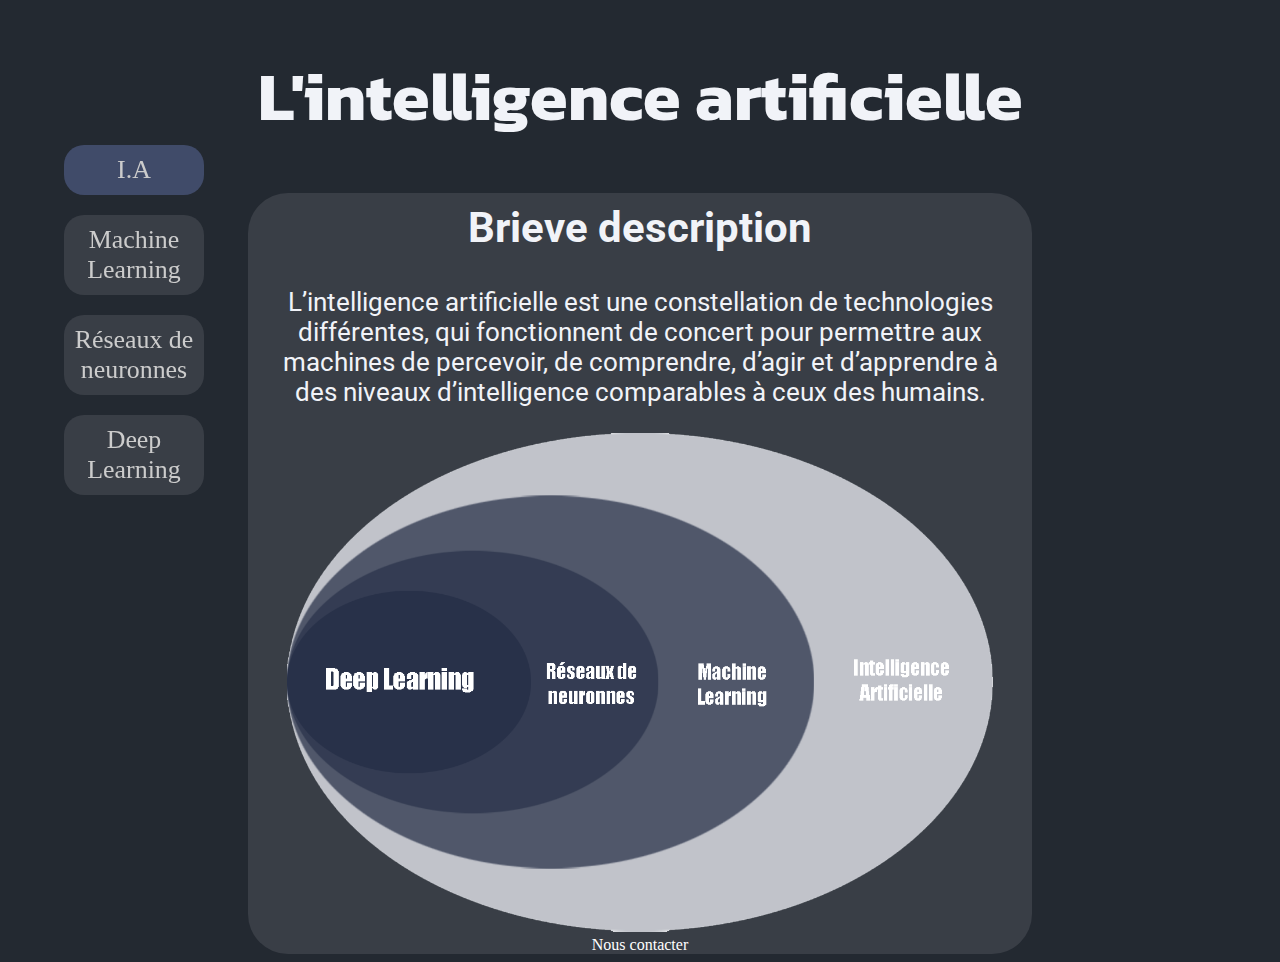
<file: Site IA/index.html>
<!DOCTYPE html>
<html>
<head>
	<meta charset="utf-8">
	<title>L'intelligence artificielle</title>
	<link rel="stylesheet" type="text/css" href="style.css">
</head>
<body>
	<div class="navbar">
		<ul>
  			<li class="active"><a href="#">I.A</a></li>
  			<li><a href="./machine learning/index.html">Machine Learning</a></li>
  			<li><a href="./reseaux de neuronnes/index.html">Réseaux de neuronnes</a></li>
  			<li><a href="./deep learning/index.html">Deep Learning</a></li>
		</ul>
	</div>
	<h1 class="titre">L'intelligence artificielle</h1>
	<div class="vbody">
		<h2 class="vbody-title">Brieve description</h2>
		<p>L’intelligence artificielle est une constellation de technologies différentes, qui fonctionnent de concert pour permettre aux machines de percevoir, de comprendre, d’agir et d’apprendre à des niveaux d’intelligence comparables à ceux des humains.</p>
		<img class="domains-img" src="img/domain.png">
		<a href="mailto:name@AI.com">Nous contacter</a>
	</div>
</body>
</html>
</file>
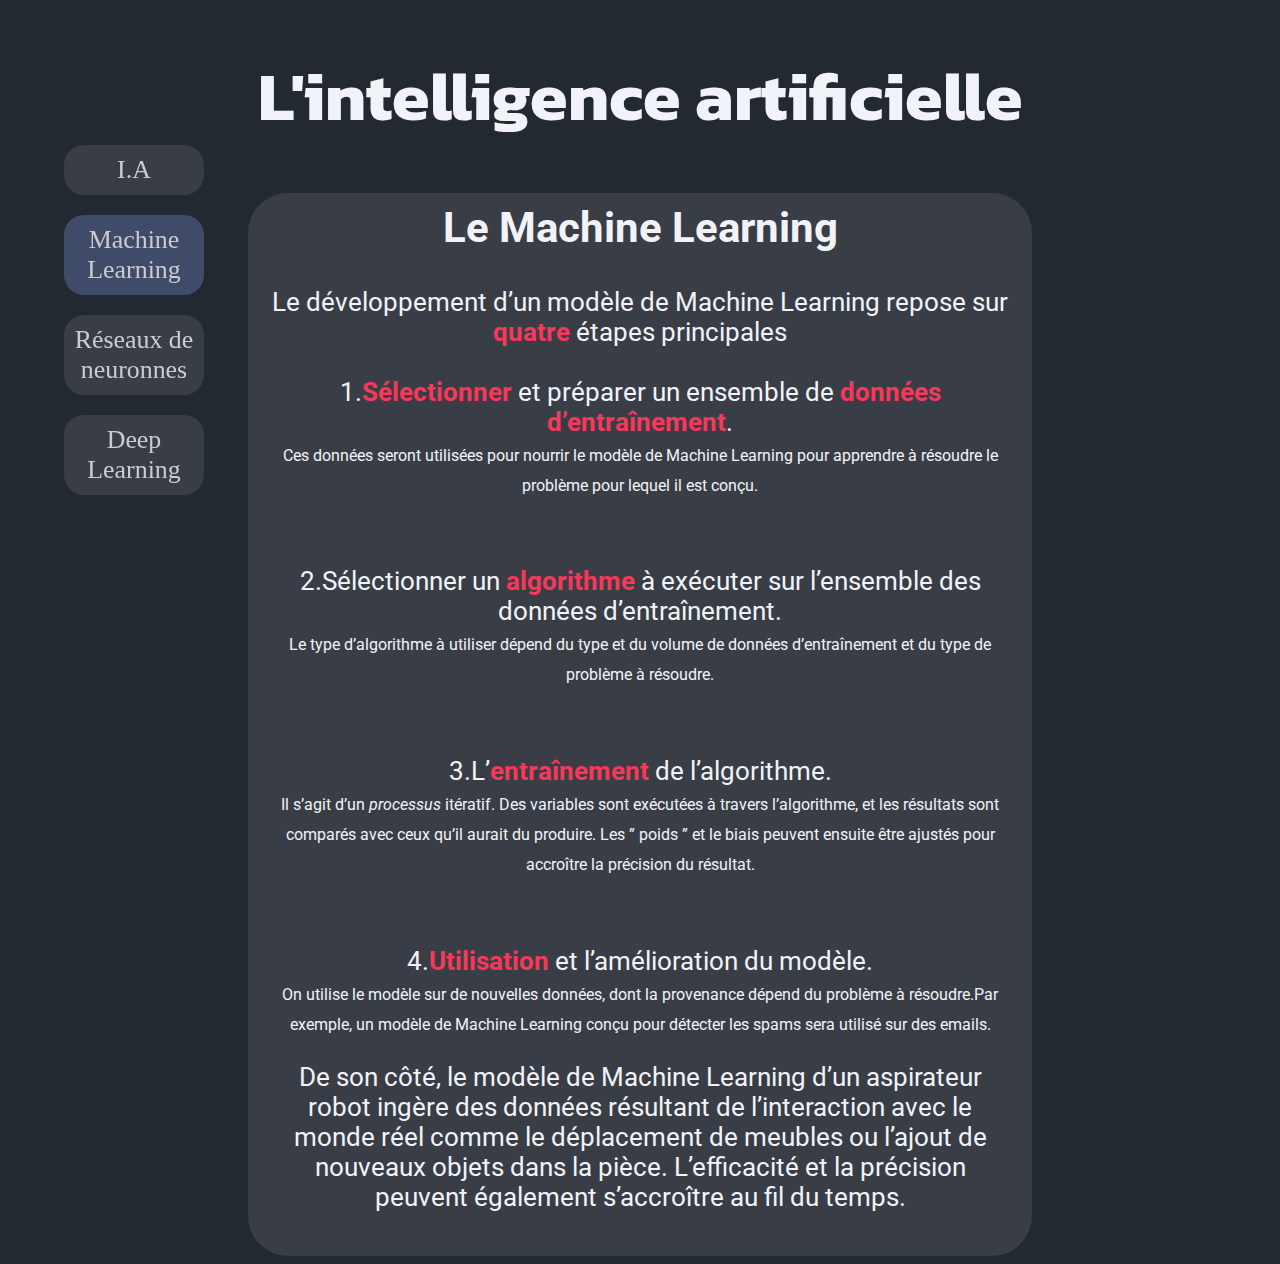
<file: Site IA/machine learning/index.html>
<!DOCTYPE html>
<html>
<head>
	<meta charset="utf-8">
	<title>L'intelligence artificielle</title>
	<link rel="stylesheet" type="text/css" href="style.css">
</head>
<body>
	<div class="navbar">
		<ul>
  			<li><a href="../index.html">I.A</a></li>
  			<li class="active"><a href="#">Machine Learning</a></li>
  			<li><a href="../reseaux de neuronnes/index.html">Réseaux de neuronnes</a></li>
  			<li><a href="../deep learning/index.html">Deep Learning</a></li>
		</ul>
	</div>
	<h1 class="titre">L'intelligence artificielle</h1>
	<div class="vbody">
		<h2 class="vbody-title">Le Machine Learning</h2>
		<p>Le développement d’un modèle de Machine Learning repose sur <strong>quatre</strong> étapes principales<br><br>
			1.<strong>Sélectionner</strong> et préparer un ensemble de <strong>données d’entraînement</strong>.<br>
			<font size="3px">Ces données seront utilisées pour nourrir le modèle de Machine Learning pour apprendre à résoudre le problème pour lequel il est conçu.</font>
		</p>

		<br>
		<p>2.Sélectionner un <strong>algorithme</strong> à exécuter sur l’ensemble des données d’entraînement.<br><font size="3px">Le type d’algorithme à utiliser dépend du type et du volume de données d’entraînement et du type de problème à résoudre.</font>
		</p><br>

		<p>3.L’<strong>entraînement</strong> de l’algorithme.<br>
			<font size="3px">Il s’agit d’un <em>processus</em> itératif. Des variables sont exécutées à travers l’algorithme, et les résultats sont comparés avec ceux qu’il aurait du produire. Les ” poids ” et le biais peuvent ensuite être ajustés pour accroître la précision du résultat.</font>
		</p>
		<br>
		<p>4.<strong>Utilisation</strong> et l’amélioration du modèle.<br>
			 <font size="3px">On utilise le modèle sur de nouvelles données, dont la provenance dépend du problème à résoudre.Par exemple, un modèle de Machine Learning conçu pour détecter les spams sera utilisé sur des emails.</font>
		</p>
		<p><font size=">5px">De son côté, le modèle de Machine Learning d’un aspirateur robot ingère des données résultant de l’interaction avec le monde réel comme le déplacement de meubles ou l’ajout de nouveaux objets dans la pièce. L’efficacité et la précision peuvent également s’accroître au fil du temps.</font></p>
			<br>
	</div>
</body>
</html>
</file>
<file: Site IA/style.css>
@import url('https://fonts.googleapis.com/css2?family=Roboto:wght@300&display=swap');
@import url('https://fonts.googleapis.com/css2?family=Kanit:wght@200&display=swap');
ul {
	list-style-type: none;
}
ul li a{
	text-decoration: none;
	color: #CCCCCC;
	font-size: 1.618em;
}
ul li {
	margin-top: 20px;
	background-color: #393E46;
	width: 120px;
	text-align: center;
	padding: 10px 10px 10px 10px;
	border-radius: 20px;
}
.navbar {
	margin: 5em 0 0 1em;
	position: fixed;
}
ul li:hover {
	background-color: #8D93AB;
	transition: 0.3s;
}
body {
	background-color: #232931;
}
.titre {
	text-align: center;
	color: #F1F3F8;
	font-family: 'Kanit', sans-serif;
	font-size: 4.236em;
}
.vbody {
	background-color: #393E46;
	margin-left: 15em;
	margin-right: 15em;
	border-radius: 40px;
	text-align: center;
	padding: 0 20px 0 20px;
}
.vbody .vbody-title {
	padding-top: 10px;
	font-size: 2.618em;
	color: #F1F3F8;
	font-family: 'Roboto', sans-serif;
}
.vbody p {
	color: #F1F3F8;
	font-size: 1.618em;
	font-family: 'Roboto', sans-serif;
}
.vbody .domains-img {
	height: 500px;
	margin-right: auto;
	margin-left: auto;
}
.active {
	background-color: #404B69;
}
a {
	text-decoration: none;
	margin-top: 20px;
	color: white;
}
a:hover {
	color: rgb(161, 161, 161);
}
</file>
<file: Site IA/machine learning/style.css>
@import url('https://fonts.googleapis.com/css2?family=Roboto:wght@300&display=swap');
@import url('https://fonts.googleapis.com/css2?family=Kanit:wght@200&display=swap');
ul {
	list-style-type: none;
}
ul li a{
	text-decoration: none;
	color: #CCCCCC;
	font-size: 1.618em;
}
ul li {
	margin-top: 20px;
	background-color: #393E46;
	width: 120px;
	text-align: center;
	padding: 10px 10px 10px 10px;
	border-radius: 20px;
}
.navbar {
	margin: 5em 0 0 1em;
	position: fixed;
}
ul li:hover {
	background-color: #8D93AB;
	transition: 0.3s;
}
body {
	background-color: #232931;
}
.titre {
	text-align: center;
	color: #F1F3F8;
	font-family: 'Kanit', sans-serif;
	font-size: 4.236em;
}
.vbody {
	background-color: #393E46;
	margin-left: 15em;
	margin-right: 15em;
	border-radius: 40px;
	text-align: center;
	padding: 0 20px 0 20px;
}
.vbody .vbody-title {
	padding-top: 10px;
	font-size: 2.618em;
	color: #F1F3F8;
	font-family: 'Roboto', sans-serif;
}
.vbody p {
	color: #F1F3F8;
	font-size: 1.618em;
	font-family: 'Roboto', sans-serif;
}
.vbody .domains-img {
	height: 500px;
	margin-right: auto;
	margin-left: auto;
}
.active {
	background-color: #404B69;
}
strong {
	color: #F73859;
}
</file>
